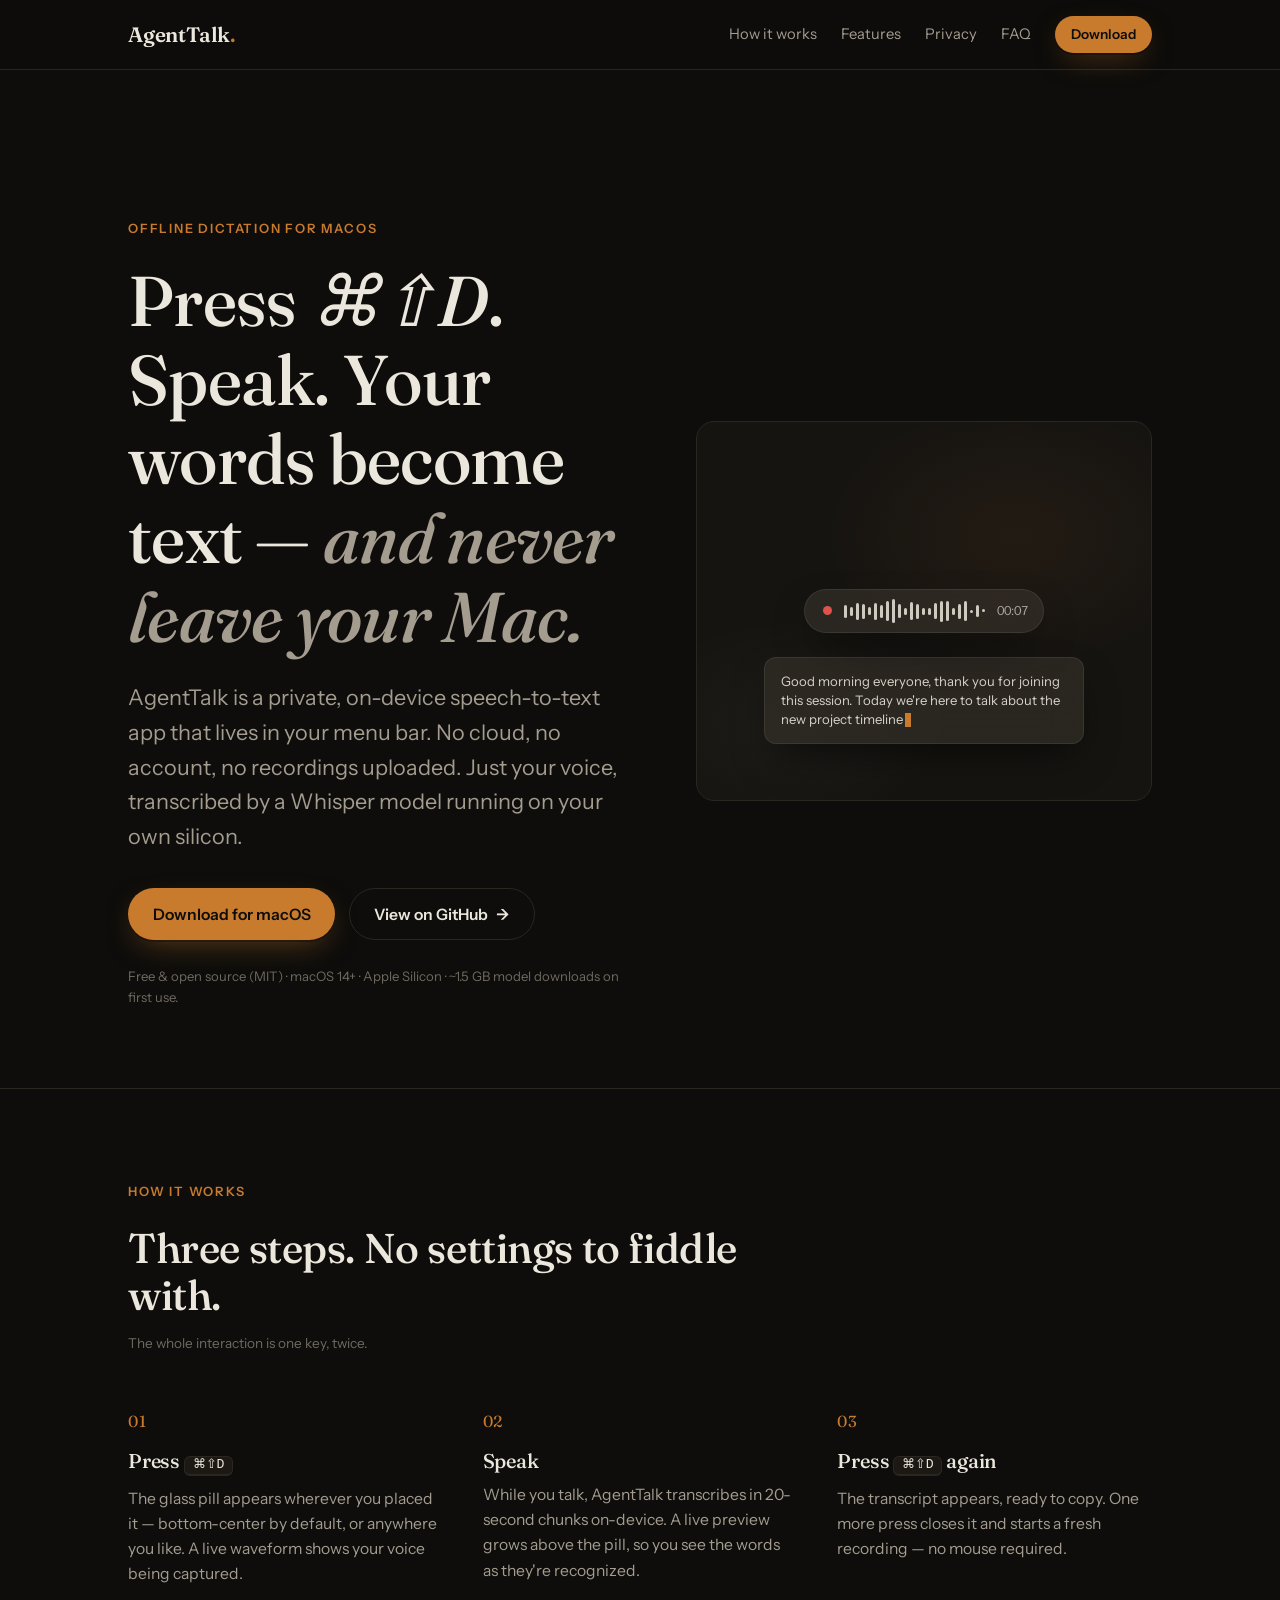
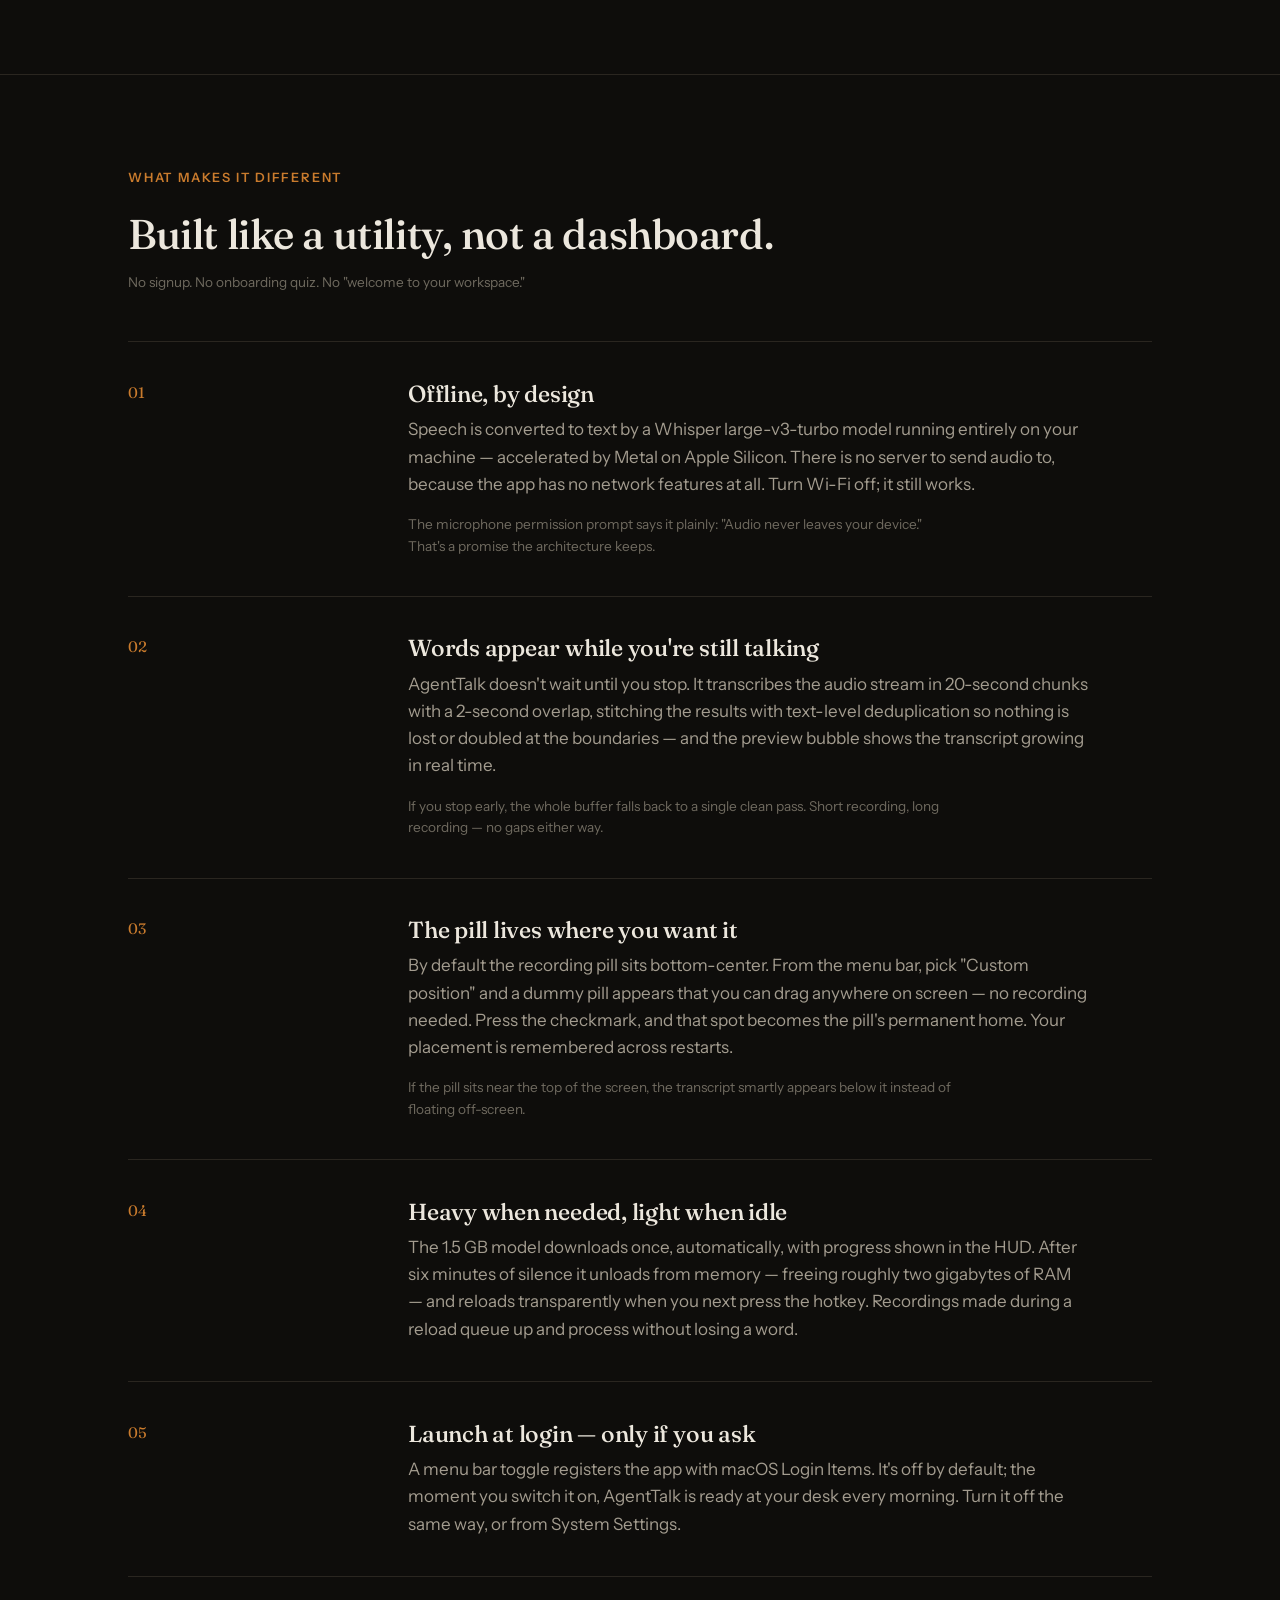
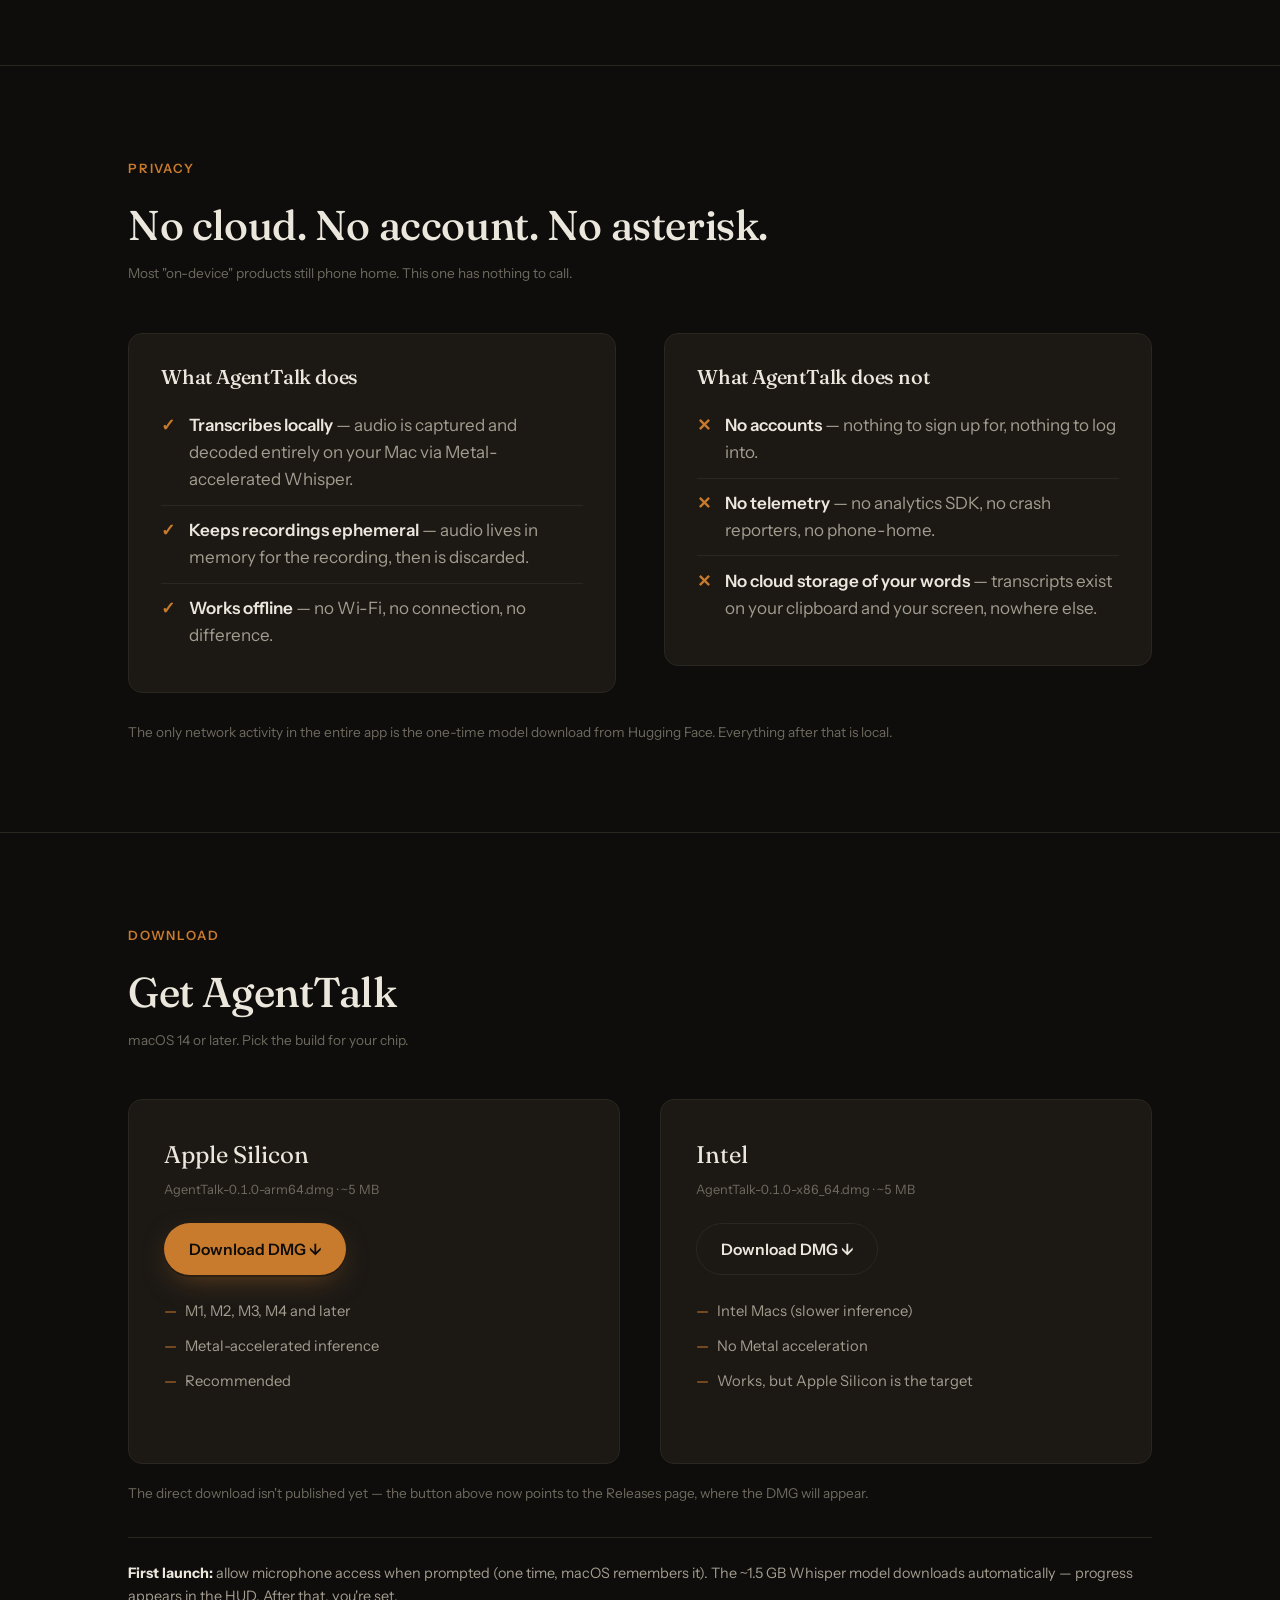
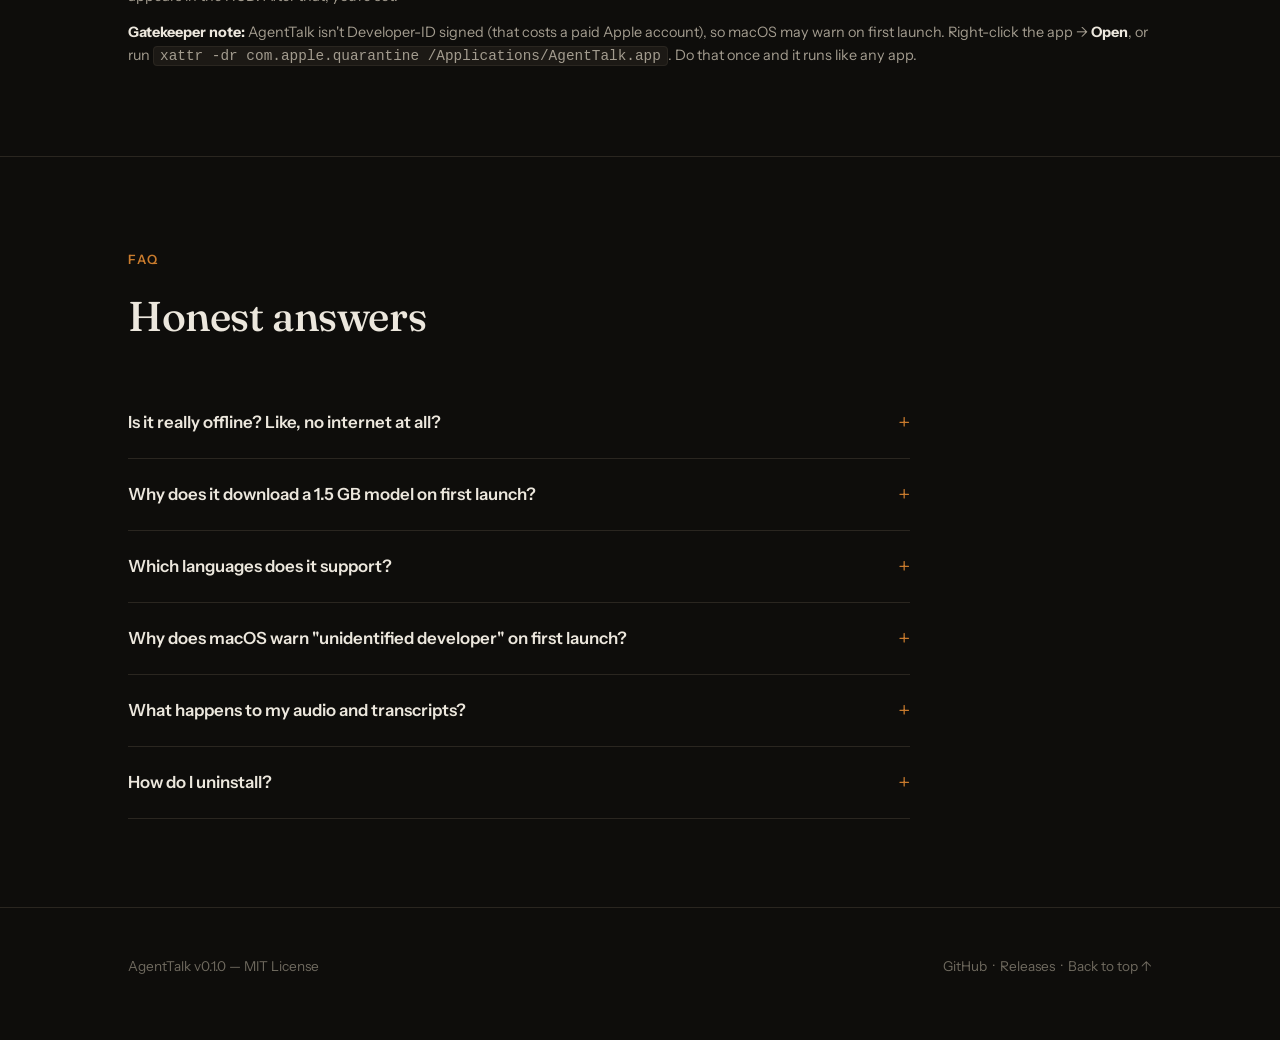
<file: website/index.html>
<!DOCTYPE html>
<html lang="en">
<head>
<meta charset="UTF-8">
<meta name="viewport" content="width=device-width, initial-scale=1.0">
<title>AgentTalk — Offline speech-to-text for macOS</title>
<meta name="description" content="AgentTalk is a private, offline dictation app for macOS. Press ⌘⇧D, speak, and your words appear as text — nothing leaves your Mac.">
<link rel="preconnect" href="https://fonts.googleapis.com">
<link rel="preconnect" href="https://fonts.gstatic.com" crossorigin>
<link href="https://fonts.googleapis.com/css2?family=Fraunces:opsz,wght@9..144,400;9..144,500;9..144,600&family=Instrument+Sans:ital,wght@0,400;0,500;0,600;1,400&display=swap" rel="stylesheet">
<style>
/* ── Tokens (semantic, not decorative) ───────────────────── */
:root {
  --bg: #0e0d0b;          /* ink */
  --bg-soft: #161411;
  --surface: #1c1915;
  --line: #2a2620;
  --paper: #ece7dd;       /* warm paper */
  --paper-dim: #a39c8f;   /* muted text */
  --paper-faint: #6f6a5f;
  --accent: #c97b2d;      /* copper — the single accent */
  --accent-soft: rgba(201, 123, 45, 0.14);
  --radius: 10px;
  --maxw: 1080px;
  --font-display: "Fraunces", Georgia, serif;
  --font-body: "Instrument Sans", -apple-system, BlinkMacSystemFont, "Segoe UI", sans-serif;
}

* { box-sizing: border-box; margin: 0; padding: 0; }
html { scroll-behavior: smooth; }
body {
  background: var(--bg);
  color: var(--paper);
  font-family: var(--font-body);
  font-size: 17px;
  line-height: 1.6;
  -webkit-font-smoothing: antialiased;
}
a { color: inherit; text-decoration: none; }
img { max-width: 100%; display: block; }
::selection { background: var(--accent); color: var(--bg); }

.wrap { max-width: var(--maxw); margin: 0 auto; padding: 0 28px; }

/* ── Typography ──────────────────────────────────────────── */
h1, h2, h3, .display {
  font-family: var(--font-display);
  font-weight: 500;
  line-height: 1.12;
  letter-spacing: -0.01em;
}
h1 { font-size: clamp(2.6rem, 6vw, 4.4rem); font-weight: 500; }
h2 { font-size: clamp(1.9rem, 3.5vw, 2.6rem); margin-bottom: 0.5rem; }
h3 { font-size: 1.25rem; }
.lede { font-size: clamp(1.1rem, 2vw, 1.35rem); color: var(--paper-dim); max-width: 34em; }
.small { font-size: 0.85rem; color: var(--paper-faint); }
.mono { font-family: ui-monospace, "SF Mono", Menlo, monospace; font-size: 0.85em; }

/* ── Buttons ─────────────────────────────────────────────── */
.btn {
  display: inline-flex;
  align-items: center;
  gap: 0.55em;
  padding: 0.8em 1.5em;
  border-radius: 999px;
  font-weight: 600;
  font-size: 0.98rem;
  cursor: pointer;
  border: 1px solid transparent;
  transition: transform 0.12s ease, background 0.15s ease, box-shadow 0.15s ease;
  will-change: transform;
}
.btn:active { transform: scale(0.97); }
.btn-primary {
  background: var(--accent);
  color: var(--bg);
  box-shadow: 0 2px 0 rgba(0,0,0,0.3), 0 10px 30px -10px rgba(201,123,45,0.5);
}
.btn-primary:hover { background: #d98a3d; }
.btn-ghost {
  background: transparent;
  color: var(--paper);
  border-color: var(--line);
}
.btn-ghost:hover { border-color: var(--paper-faint); background: var(--surface); }
.btn-ghost .caret { transition: transform 0.15s ease; }
.btn-ghost:hover .caret { transform: translateX(3px); }

/* ── Nav ─────────────────────────────────────────────────── */
.nav {
  position: sticky;
  top: 0;
  z-index: 50;
  backdrop-filter: blur(12px);
  background: rgba(14, 13, 11, 0.75);
  border-bottom: 1px solid var(--line);
}
.nav-inner {
  display: flex;
  align-items: center;
  justify-content: space-between;
  padding: 16px 28px;
  max-width: var(--maxw);
  margin: 0 auto;
}
.wordmark { font-family: var(--font-display); font-size: 1.3rem; font-weight: 600; letter-spacing: -0.01em; }
.wordmark .dot { color: var(--accent); }
.nav-links { display: flex; align-items: center; gap: 24px; font-size: 0.92rem; color: var(--paper-dim); }
.nav-links a:hover { color: var(--paper); }
.nav-links .btn { padding: 0.5em 1.1em; font-size: 0.85rem; }

/* ── Hero ────────────────────────────────────────────────── */
.hero { padding: 9rem 0 5rem; position: relative; }
.hero-grid { display: grid; grid-template-columns: 1.05fr 0.95fr; gap: 4rem; align-items: center; }
.kicker {
  display: inline-block;
  font-size: 0.8rem;
  letter-spacing: 0.14em;
  text-transform: uppercase;
  color: var(--accent);
  font-weight: 600;
  margin-bottom: 1.4rem;
}
.hero h1 .amp { font-style: italic; color: var(--paper-dim); }
.hero .lede { margin: 1.5rem 0 2.2rem; }
.hero-cta { display: flex; gap: 14px; flex-wrap: wrap; align-items: center; }
.hero-note { margin-top: 1.6rem; font-size: 0.82rem; color: var(--paper-faint); }
.hero-note code { background: var(--surface); padding: 2px 7px; border-radius: 5px; border: 1px solid var(--line); }

/* ── The glass pill (CSS, mirrors the real app) ──────────── */
.stage {
  display: flex;
  align-items: center;
  justify-content: center;
  min-height: 380px;
  position: relative;
  background:
    radial-gradient(ellipse 60% 50% at 70% 30%, rgba(201,123,45,0.07), transparent 70%),
    radial-gradient(ellipse 50% 40% at 20% 80%, rgba(236,231,221,0.04), transparent 70%);
  border: 1px solid var(--line);
  border-radius: 18px;
  background-color: var(--bg-soft);
}
.pill {
  position: relative;
  width: 240px;
  height: 44px;
  border-radius: 22px;
  background: rgba(60, 55, 48, 0.55);
  backdrop-filter: blur(18px) saturate(1.2);
  border: 1px solid rgba(255, 255, 255, 0.08);
  box-shadow: 0 18px 40px -12px rgba(0, 0, 0, 0.6);
  display: flex;
  align-items: center;
  padding: 0 18px;
  gap: 12px;
}
.rec-dot {
  width: 9px; height: 9px; border-radius: 50%;
  background: #e0524a;
  animation: pulse 1.6s ease-in-out infinite;
  flex-shrink: 0;
}
@keyframes pulse {
  0%, 100% { opacity: 1; box-shadow: 0 0 0 0 rgba(224,82,74,0.5); }
  50% { opacity: 0.75; box-shadow: 0 0 0 7px rgba(224,82,74,0); }
}
.waveform { display: flex; align-items: center; gap: 3px; flex: 1; justify-content: center; height: 24px; }
.waveform i { width: 3px; background: rgba(236,231,221,0.85); border-radius: 2px; }
.pill-time { font-size: 0.78rem; color: rgba(236,231,221,0.65); font-variant-numeric: tabular-nums; flex-shrink: 0; }

/* preview bubble */
.bubble {
  position: absolute;
  bottom: 56px;
  width: 320px;
  background: rgba(50, 46, 40, 0.72);
  backdrop-filter: blur(18px) saturate(1.2);
  border: 1px solid rgba(255,255,255,0.08);
  border-radius: 12px;
  padding: 14px 16px;
  font-size: 0.82rem;
  color: rgba(236,231,221,0.9);
  line-height: 1.45;
  box-shadow: 0 18px 40px -12px rgba(0,0,0,0.6);
  text-align: left;
}
.bubble .caret { display: inline-block; width: 6px; height: 14px; background: var(--accent); margin-left: 2px; vertical-align: text-bottom; animation: blink 1s steps(1) infinite; }
@keyframes blink { 50% { opacity: 0; } }

/* ── Sections ────────────────────────────────────────────── */
section { padding: 5.5rem 0; border-top: 1px solid var(--line); }
.sec-head { max-width: 40em; margin-bottom: 3rem; }
.sec-head .small { display: block; margin-top: 0.9rem; }

/* How it works */
.steps { display: grid; grid-template-columns: repeat(3, 1fr); gap: 2.5rem; counter-reset: step; }
.step { position: relative; padding-top: 0.4rem; }
.step::before {
  counter-increment: step;
  content: "0" counter(step);
  font-family: var(--font-display);
  font-size: 1rem;
  color: var(--accent);
  display: block;
  margin-bottom: 1rem;
  letter-spacing: 0.05em;
}
.step h3 { margin-bottom: 0.6rem; }
.step p { color: var(--paper-dim); font-size: 0.98rem; }
.step .kbd {
  display: inline-block;
  background: var(--surface);
  border: 1px solid var(--line);
  border-bottom-width: 2px;
  border-radius: 6px;
  padding: 1px 8px;
  font-family: ui-monospace, "SF Mono", Menlo, monospace;
  font-size: 0.82rem;
  color: var(--paper);
}

/* Features — editorial list, not card grid */
.features { display: flex; flex-direction: column; }
.feature {
  display: grid;
  grid-template-columns: 240px 1fr;
  gap: 2.5rem;
  padding: 2.4rem 0;
  border-top: 1px solid var(--line);
}
.feature:last-child { border-bottom: 1px solid var(--line); }
.feature .num { font-family: var(--font-display); font-size: 0.95rem; color: var(--accent); }
.feature h3 { font-size: 1.45rem; margin-bottom: 0.6rem; }
.feature p { color: var(--paper-dim); max-width: 40em; }
.feature .feat-extra { margin-top: 1rem; font-size: 0.85rem; color: var(--paper-faint); }

/* Privacy */
.privacy { display: grid; grid-template-columns: 1fr 1fr; gap: 3rem; align-items: start; }
.privacy .panel {
  background: var(--surface);
  border: 1px solid var(--line);
  border-radius: 14px;
  padding: 2rem;
}
.privacy .panel h3 { margin-bottom: 0.8rem; }
.privacy ul { list-style: none; }
.privacy li { padding: 0.7rem 0; border-bottom: 1px solid var(--line); color: var(--paper-dim); display: flex; gap: 0.8em; }
.privacy li:last-child { border-bottom: none; }
.privacy li b { color: var(--paper); font-weight: 600; }
.privacy li .ok { color: var(--accent); font-weight: 700; flex-shrink: 0; }

/* Download */
.download-grid { display: grid; grid-template-columns: 1fr 1fr; gap: 2.5rem; align-items: start; }
.dl-card {
  background: var(--surface);
  border: 1px solid var(--line);
  border-radius: 14px;
  padding: 2.2rem;
  position: relative;
  overflow: hidden;
}
.dl-card .arch { font-family: var(--font-display); font-size: 1.5rem; margin-bottom: 0.4rem; }
.dl-card .dl-meta { font-size: 0.8rem; color: var(--paper-faint); margin-bottom: 1.4rem; font-variant-numeric: tabular-nums; }
.dl-card ul { list-style: none; margin: 1.2rem 0 1.8rem; }
.dl-card li { color: var(--paper-dim); font-size: 0.92rem; padding: 0.35rem 0; padding-left: 1.4em; position: relative; }
.dl-card li::before { content: "—"; position: absolute; left: 0; color: var(--accent); }
.req { margin-top: 2rem; padding-top: 1.5rem; border-top: 1px solid var(--line); font-size: 0.9rem; color: var(--paper-dim); }
.req b { color: var(--paper); }

/* FAQ */
.faq { max-width: 46em; }
details {
  border-bottom: 1px solid var(--line);
  padding: 1.1rem 0;
}
details summary {
  cursor: pointer;
  list-style: none;
  display: flex;
  justify-content: space-between;
  align-items: center;
  font-weight: 600;
  font-size: 1.05rem;
}
details summary::-webkit-details-marker { display: none; }
details summary::after {
  content: "+";
  font-family: var(--font-display);
  font-size: 1.4rem;
  color: var(--accent);
  transition: transform 0.2s ease;
}
details[open] summary::after { transform: rotate(45deg); }
details p { margin-top: 0.9rem; color: var(--paper-dim); max-width: 42em; }
details code { background: var(--surface); border: 1px solid var(--line); padding: 1px 6px; border-radius: 4px; font-size: 0.85em; }

/* Footer */
footer { border-top: 1px solid var(--line); padding: 3rem 0 4rem; }
.foot-inner { display: flex; justify-content: space-between; align-items: center; flex-wrap: wrap; gap: 1rem; color: var(--paper-faint); font-size: 0.85rem; }
.foot-inner a:hover { color: var(--paper); }

/* ── Responsive ──────────────────────────────────────────── */
@media (max-width: 860px) {
  .hero { padding: 4.5rem 0 3rem; }
  .hero-grid, .privacy, .download-grid { grid-template-columns: 1fr; gap: 2rem; }
  .features .feature { grid-template-columns: 1fr; gap: 1rem; }
  .steps { grid-template-columns: 1fr; gap: 2rem; }
  .nav-links { display: none; }
  .bubble { width: 240px; }
}

/* Reveal on scroll — subtle, only a few elements */
.reveal { opacity: 0; transform: translateY(14px); transition: opacity 0.7s ease, transform 0.7s ease; }
.reveal.in { opacity: 1; transform: none; }
@media (prefers-reduced-motion: reduce) {
  .reveal { opacity: 1; transform: none; transition: none; }
  html { scroll-behavior: auto; }
}
</style>
</head>
<body>

<!-- Nav -->
<nav class="nav">
  <div class="nav-inner">
    <a href="#top" class="wordmark">AgentTalk<span class="dot">.</span></a>
    <div class="nav-links">
      <a href="#how">How it works</a>
      <a href="#features">Features</a>
      <a href="#privacy">Privacy</a>
      <a href="#faq">FAQ</a>
      <a href="#download" class="btn btn-primary">Download</a>
    </div>
  </div>
</nav>

<!-- Hero -->
<header class="hero" id="top">
  <div class="wrap hero-grid">
    <div>
      <span class="kicker">Offline dictation for macOS</span>
      <h1>Press <em>⌘⇧D</em>. Speak. Your words become text — <span class="amp">and never leave your Mac.</span></h1>
      <p class="lede">AgentTalk is a private, on-device speech-to-text app that lives in your menu bar. No cloud, no account, no recordings uploaded. Just your voice, transcribed by a Whisper model running on your own silicon.</p>
      <div class="hero-cta">
        <a href="#download" class="btn btn-primary">Download for macOS</a>
        <a href="https://github.com/CHITESHVARUN10/agentTalk" class="btn btn-ghost">View on GitHub <span class="caret">→</span></a>
      </div>
      <p class="hero-note">Free &amp; open source (MIT) · macOS 14+ · Apple Silicon · ~1.5 GB model downloads on first use.</p>
    </div>

    <div class="stage" aria-hidden="true">
      <div class="bubble">Good morning everyone, thank you for joining this session. Today we're here to talk about the new project timeline<span class="caret"></span></div>
      <div class="pill">
        <span class="rec-dot"></span>
        <div class="waveform" id="wave"></div>
        <span class="pill-time">00:07</span>
      </div>
    </div>
  </div>
</header>

<!-- How it works -->
<section id="how">
  <div class="wrap">
    <div class="sec-head reveal">
      <span class="kicker">How it works</span>
      <h2>Three steps. No settings to fiddle with.</h2>
      <span class="small">The whole interaction is one key, twice.</span>
    </div>
    <div class="steps">
      <div class="step reveal">
        <h3>Press <span class="kbd">⌘⇧D</span></h3>
        <p>The glass pill appears wherever you placed it — bottom-center by default, or anywhere you like. A live waveform shows your voice being captured.</p>
      </div>
      <div class="step reveal">
        <h3>Speak</h3>
        <p>While you talk, AgentTalk transcribes in 20-second chunks on-device. A live preview grows above the pill, so you see the words as they're recognized.</p>
      </div>
      <div class="step reveal">
        <h3>Press <span class="kbd">⌘⇧D</span> again</h3>
        <p>The transcript appears, ready to copy. One more press closes it and starts a fresh recording — no mouse required.</p>
      </div>
    </div>
  </div>
</section>

<!-- Features -->
<section id="features">
  <div class="wrap">
    <div class="sec-head reveal">
      <span class="kicker">What makes it different</span>
      <h2>Built like a utility, not a dashboard.</h2>
      <span class="small">No signup. No onboarding quiz. No "welcome to your workspace."</span>
    </div>
    <div class="features">
      <div class="feature reveal">
        <span class="num">01</span>
        <div>
          <h3>Offline, by design</h3>
          <p>Speech is converted to text by a Whisper large-v3-turbo model running entirely on your machine — accelerated by Metal on Apple Silicon. There is no server to send audio to, because the app has no network features at all. Turn Wi-Fi off; it still works.</p>
          <p class="feat-extra">The microphone permission prompt says it plainly: "Audio never leaves your device." That's a promise the architecture keeps.</p>
        </div>
      </div>
      <div class="feature reveal">
        <span class="num">02</span>
        <div>
          <h3>Words appear while you're still talking</h3>
          <p>AgentTalk doesn't wait until you stop. It transcribes the audio stream in 20-second chunks with a 2-second overlap, stitching the results with text-level deduplication so nothing is lost or doubled at the boundaries — and the preview bubble shows the transcript growing in real time.</p>
          <p class="feat-extra">If you stop early, the whole buffer falls back to a single clean pass. Short recording, long recording — no gaps either way.</p>
        </div>
      </div>
      <div class="feature reveal">
        <span class="num">03</span>
        <div>
          <h3>The pill lives where you want it</h3>
          <p>By default the recording pill sits bottom-center. From the menu bar, pick "Custom position" and a dummy pill appears that you can drag anywhere on screen — no recording needed. Press the checkmark, and that spot becomes the pill's permanent home. Your placement is remembered across restarts.</p>
          <p class="feat-extra">If the pill sits near the top of the screen, the transcript smartly appears below it instead of floating off-screen.</p>
        </div>
      </div>
      <div class="feature reveal">
        <span class="num">04</span>
        <div>
          <h3>Heavy when needed, light when idle</h3>
          <p>The 1.5 GB model downloads once, automatically, with progress shown in the HUD. After six minutes of silence it unloads from memory — freeing roughly two gigabytes of RAM — and reloads transparently when you next press the hotkey. Recordings made during a reload queue up and process without losing a word.</p>
        </div>
      </div>
      <div class="feature reveal">
        <span class="num">05</span>
        <div>
          <h3>Launch at login — only if you ask</h3>
          <p>A menu bar toggle registers the app with macOS Login Items. It's off by default; the moment you switch it on, AgentTalk is ready at your desk every morning. Turn it off the same way, or from System Settings.</p>
        </div>
      </div>
    </div>
  </div>
</section>

<!-- Privacy -->
<section id="privacy">
  <div class="wrap">
    <div class="sec-head reveal">
      <span class="kicker">Privacy</span>
      <h2>No cloud. No account. No asterisk.</h2>
      <span class="small">Most "on-device" products still phone home. This one has nothing to call.</span>
    </div>
    <div class="privacy">
      <div class="panel reveal">
        <h3>What AgentTalk does</h3>
        <ul>
          <li><span class="ok">✓</span><span><b>Transcribes locally</b> — audio is captured and decoded entirely on your Mac via Metal-accelerated Whisper.</span></li>
          <li><span class="ok">✓</span><span><b>Keeps recordings ephemeral</b> — audio lives in memory for the recording, then is discarded.</span></li>
          <li><span class="ok">✓</span><span><b>Works offline</b> — no Wi-Fi, no connection, no difference.</span></li>
        </ul>
      </div>
      <div class="panel reveal">
        <h3>What AgentTalk does not</h3>
        <ul>
          <li><span class="ok">✕</span><span><b>No accounts</b> — nothing to sign up for, nothing to log into.</span></li>
          <li><span class="ok">✕</span><span><b>No telemetry</b> — no analytics SDK, no crash reporters, no phone-home.</span></li>
          <li><span class="ok">✕</span><span><b>No cloud storage of your words</b> — transcripts exist on your clipboard and your screen, nowhere else.</span></li>
        </ul>
      </div>
      <p class="small" style="grid-column: 1 / -1; margin-top: -1.2rem;">The only network activity in the entire app is the one-time model download from Hugging Face. Everything after that is local.</p>
    </div>
  </div>
</section>

<!-- Download -->
<section id="download">
  <div class="wrap">
    <div class="sec-head reveal">
      <span class="kicker">Download</span>
      <h2>Get AgentTalk</h2>
      <span class="small">macOS 14 or later. Pick the build for your chip.</span>
    </div>
    <div class="download-grid">
      <div class="dl-card reveal">
        <div class="arch">Apple Silicon</div>
        <div class="dl-meta">AgentTalk-0.1.0-arm64.dmg · ~5 MB</div>
        <a class="btn btn-primary dl-link" id="dl-arm64" href="https://github.com/CHITESHVARUN10/agentTalk/releases/download/v0.1.0/AgentTalk-0.1.0-arm64.dmg">Download DMG ↓</a>
        <ul>
          <li>M1, M2, M3, M4 and later</li>
          <li>Metal-accelerated inference</li>
          <li>Recommended</li>
        </ul>
      </div>
      <div class="dl-card reveal">
        <div class="arch">Intel</div>
        <div class="dl-meta">AgentTalk-0.1.0-x86_64.dmg · ~5 MB</div>
        <a class="btn btn-ghost dl-link" id="dl-x86" href="https://github.com/CHITESHVARUN10/agentTalk/releases/download/v0.1.0/AgentTalk-0.1.0-x86_64.dmg">Download DMG ↓</a>
        <ul>
          <li>Intel Macs (slower inference)</li>
          <li>No Metal acceleration</li>
          <li>Works, but Apple Silicon is the target</li>
        </ul>
      </div>
    </div>
    <p class="small dl-fallback-note" id="dl-fallback-note" style="margin-top:1.2rem; display:none;">The direct download isn't published yet — the button above now points to the Releases page, where the DMG will appear.</p>
    <div class="req">
      <p><b>First launch:</b> allow microphone access when prompted (one time, macOS remembers it). The ~1.5 GB Whisper model downloads automatically — progress appears in the HUD. After that, you're set.</p>
      <p style="margin-top: 0.8rem;"><b>Gatekeeper note:</b> AgentTalk isn't Developer-ID signed (that costs a paid Apple account), so macOS may warn on first launch. Right-click the app → <b>Open</b>, or run <code style="background:var(--surface);border:1px solid var(--line);padding:1px 6px;border-radius:4px;">xattr -dr com.apple.quarantine /Applications/AgentTalk.app</code>. Do that once and it runs like any app.</p>
    </div>
  </div>
</section>

<!-- FAQ -->
<section id="faq">
  <div class="wrap">
    <div class="sec-head reveal">
      <span class="kicker">FAQ</span>
      <h2>Honest answers</h2>
    </div>
    <div class="faq reveal">
      <details>
        <summary>Is it really offline? Like, no internet at all?</summary>
        <p>Really. Audio is captured and transcribed by a Whisper model running on your Mac. The app contains no networking code for audio — the only network call in the whole program is the initial model download. With Wi-Fi off, dictation is unchanged.</p>
      </details>
      <details>
        <summary>Why does it download a 1.5 GB model on first launch?</summary>
        <p>The speech recognizer (Whisper large-v3-turbo) is a neural network that ships as a model file — not code. Bundling it would make the app download 1.5 GB for everyone. Instead, the app itself stays at ~5 MB, and the model is fetched once from Hugging Face, verified, and stored in <span class="mono">~/Library/Application Support/AgentTalk/models</span>. No account needed.</p>
      </details>
      <details>
        <summary>Which languages does it support?</summary>
        <p>English only, for now. The pipeline is configured for English dictation. Other languages need code changes (and would still work offline) — a future release.</p>
      </details>
      <details>
        <summary>Why does macOS warn "unidentified developer" on first launch?</summary>
        <p>Because the app isn't signed with a paid Apple Developer ID certificate ($99/year). The warning is one-time: right-click the app in Finder → Open → Open. After that, no more warnings. If you build from source, there's no warning at all.</p>
      </details>
      <details>
        <summary>What happens to my audio and transcripts?</summary>
        <p>Audio exists only in memory while you record and is discarded when the recording ends. Transcripts go to your clipboard (and the transcript window). AgentTalk doesn't store your dictation history anywhere.</p>
      </details>
      <details>
        <summary>How do I uninstall?</summary>
        <p>Quit the app, delete AgentTalk from /Applications, and optionally remove <span class="mono">~/Library/Application Support/AgentTalk</span> (which contains the downloaded model) and <span class="mono">~/Library/Preferences/com.agenttalk.app.plist</span>. That's everything — there's nothing else on your system.</p>
      </details>
    </div>
  </div>
</section>

<!-- Footer -->
<footer>
  <div class="wrap foot-inner">
    <span>AgentTalk v0.1.0 — MIT License</span>
    <span>
      <a href="https://github.com/CHITESHVARUN10/agentTalk">GitHub</a> &nbsp;·&nbsp;
      <a href="https://github.com/CHITESHVARUN10/agentTalk/releases">Releases</a> &nbsp;·&nbsp;
      <a href="#top">Back to top ↑</a>
    </span>
  </div>
</footer>

<script>
// Waveform — deterministic pseudo-random bars, mirrors the app's live audio
(function () {
  var wave = document.getElementById('wave');
  if (!wave) return;
  var bars = 24;
  var seed = 42;
  function rand() { // mulberry32
    seed |= 0; seed = seed + 0x6D2B79F5 | 0;
    var t = Math.imul(seed ^ seed >>> 15, 1 | seed);
    t = t + Math.imul(t ^ t >>> 7, 61 | t) ^ t;
    return ((t ^ t >>> 14) >>> 0) / 4294967296;
  }
  for (var i = 0; i < bars; i++) {
    var b = document.createElement('i');
    b.style.height = (4 + rand() * 20) + 'px';
    wave.appendChild(b);
  }
  // gentle live animation
  var heights = Array.from(wave.children).map(function (el) { return parseFloat(el.style.height); });
  setInterval(function () {
    Array.from(wave.children).forEach(function (el, i) {
      var target = heights[i];
      var drift = Math.sin(Date.now() / 300 + i * 0.6) * 4;
      el.style.height = Math.max(3, target + drift) + 'px';
    });
  }, 120);
})();

// Subtle reveal on scroll
(function () {
  var els = document.querySelectorAll('.reveal');
  if (!('IntersectionObserver' in window)) { els.forEach(function (e) { e.classList.add('in'); }); return; }
  var io = new IntersectionObserver(function (entries) {
    entries.forEach(function (en) {
      if (en.isIntersecting) { en.target.classList.add('in'); io.unobserve(en.target); }
    });
  }, { threshold: 0.12 });
  els.forEach(function (e) { io.observe(e); });
})();

// Download fallback — if a DMG asset isn't published yet, point the buttons
// at the Releases page so users never hit a 404.
(function () {
  var links = document.querySelectorAll('.dl-link');
  var note = document.getElementById('dl-fallback-note');
  var releasesURL = 'https://github.com/CHITESHVARUN10/agentTalk/releases';

  function fallback() {
    links.forEach(function (a) {
      a.href = releasesURL;
      a.setAttribute('data-fallback', 'true');
    });
    if (note) note.style.display = 'block';
  }

  // Only probe the first (primary) asset; both share the same release.
  var primary = document.getElementById('dl-arm64');
  if (!primary) { return; }
  fetch(primary.href, { method: 'HEAD', redirect: 'follow' })
    .then(function (res) {
      if (!res.ok && res.status !== 0) fallback();
    })
    .catch(function () { fallback(); });
})();
</script>
</body>
</html>
</file>
